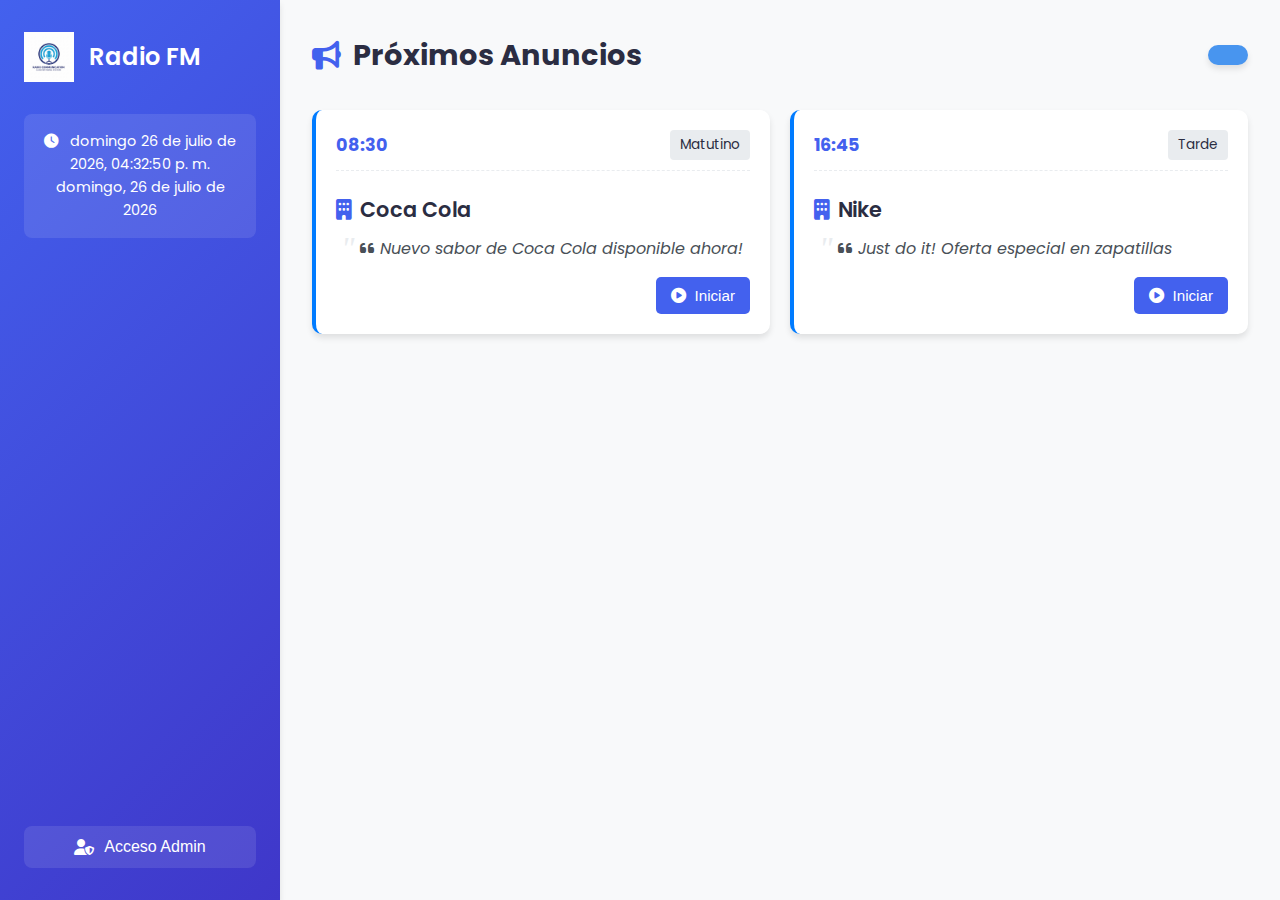
<file: index.html>
<!DOCTYPE html>
<html lang="es">
<head>
    <meta charset="UTF-8">
    <meta name="viewport" content="width=device-width, initial-scale=1.0">
    <title>Radio FM - Sistema de Anuncios</title>
    <link rel="stylesheet" href="https://fonts.googleapis.com/css2?family=Poppins:wght@300;400;500;600;700&display=swap">
    <link rel="stylesheet" href="https://cdnjs.cloudflare.com/ajax/libs/font-awesome/6.4.0/css/all.min.css">
    <link rel="stylesheet" href="css/style.css">
</head>
<body>
    <div class="app-container">
        <!-- Sidebar para modo locutor -->
        <aside class="sidebar">
            <div class="sidebar-header">
                <img src="img/logo.png" alt="Radio FM" class="logo">
                <h1 class="station-name">Radio FM</h1>
            </div>
            <div class="current-time-display">
                <i class="fas fa-clock"></i>
                <span id="currentTime"></span>
                <span id="currentDate"></span>
            </div>
            <nav class="app-nav">
                <button id="toggleView" class="nav-button">
                    <i class="fas fa-user-shield"></i>
                    <span>Acceso Admin</span>
                </button>
            </nav>
        </aside>

        <!-- Contenido principal -->
        <main class="main-content">
            <!-- Vista Locutor -->
            <section id="locutorView" class="announcements-view">
                <header class="view-header">
                    <h2>
                        <i class="fas fa-bullhorn"></i>
                        Próximos Anuncios
                    </h2>
                    <div class="alert-banner" id="nextAlert">
                        <i class="fas fa-bell"></i>
                        <span class="alert-text"></span>
                    </div>
                </header>
                
                <div id="announcementsList" class="announcements-grid">
                    <!-- Tarjetas de anuncios se cargarán aquí -->
                    <div class="empty-state">
                        <i class="fas fa-info-circle"></i>
                        <p>No hay anuncios programados</p>
                    </div>
                </div>
            </section>

            <!-- Login Admin -->
            <section id="adminLogin" class="login-view hidden">
                <div class="login-card">
                    <div class="login-header">
                        <i class="fas fa-lock"></i>
                        <h2>Panel de Administración</h2>
                    </div>
                    <form id="loginForm" class="login-form">
                        <div class="input-group">
                            <label for="username">
                                <i class="fas fa-user"></i>
                                Usuario:
                            </label>
                            <input type="text" id="username" required placeholder="Ingrese su usuario">
                        </div>
                        <div class="input-group">
                            <label for="password">
                                <i class="fas fa-key"></i>
                                Contraseña:
                            </label>
                            <input type="password" id="password" required placeholder="Ingrese su contraseña">
                        </div>
                        <button type="submit" class="login-button">
                            <i class="fas fa-sign-in-alt"></i>
                            Ingresar
                        </button>
                        <div id="loginError" class="error-message"></div>
                    </form>
                </div>
            </section>
        </main>
    </div>

    <!-- Modal para anuncio actual -->
    <div id="announcementModal" class="announcement-modal hidden">
        <div class="modal-overlay"></div>
        <div class="modal-container">
            <div class="modal-header">
                <h3>
                    <i class="fas fa-broadcast-tower"></i>
                    ANUNCIO EN VIVO
                </h3>
                <div class="live-indicator">
                    <span class="pulse"></span>
                    EN VIVO
                </div>
            </div>
            
            <div class="modal-body">
                <div class="client-info">
                    <i class="fas fa-building"></i>
                    <span id="modalClient"></span>
                </div>
                <div class="announcement-content" id="modalText"></div>
                <div class="timer-display" id="modalTimer"></div>
            </div>
            
            <div class="modal-footer">
                <button id="completeAnnouncement" class="complete-button">
                    <i class="fas fa-check-circle"></i>
                    Marcar como Completado
                </button>
            </div>
        </div>
    </div>

    <script src="js/auth.js"></script>
    <script src="js/locutor.js"></script>
</body>
</html>
</file>
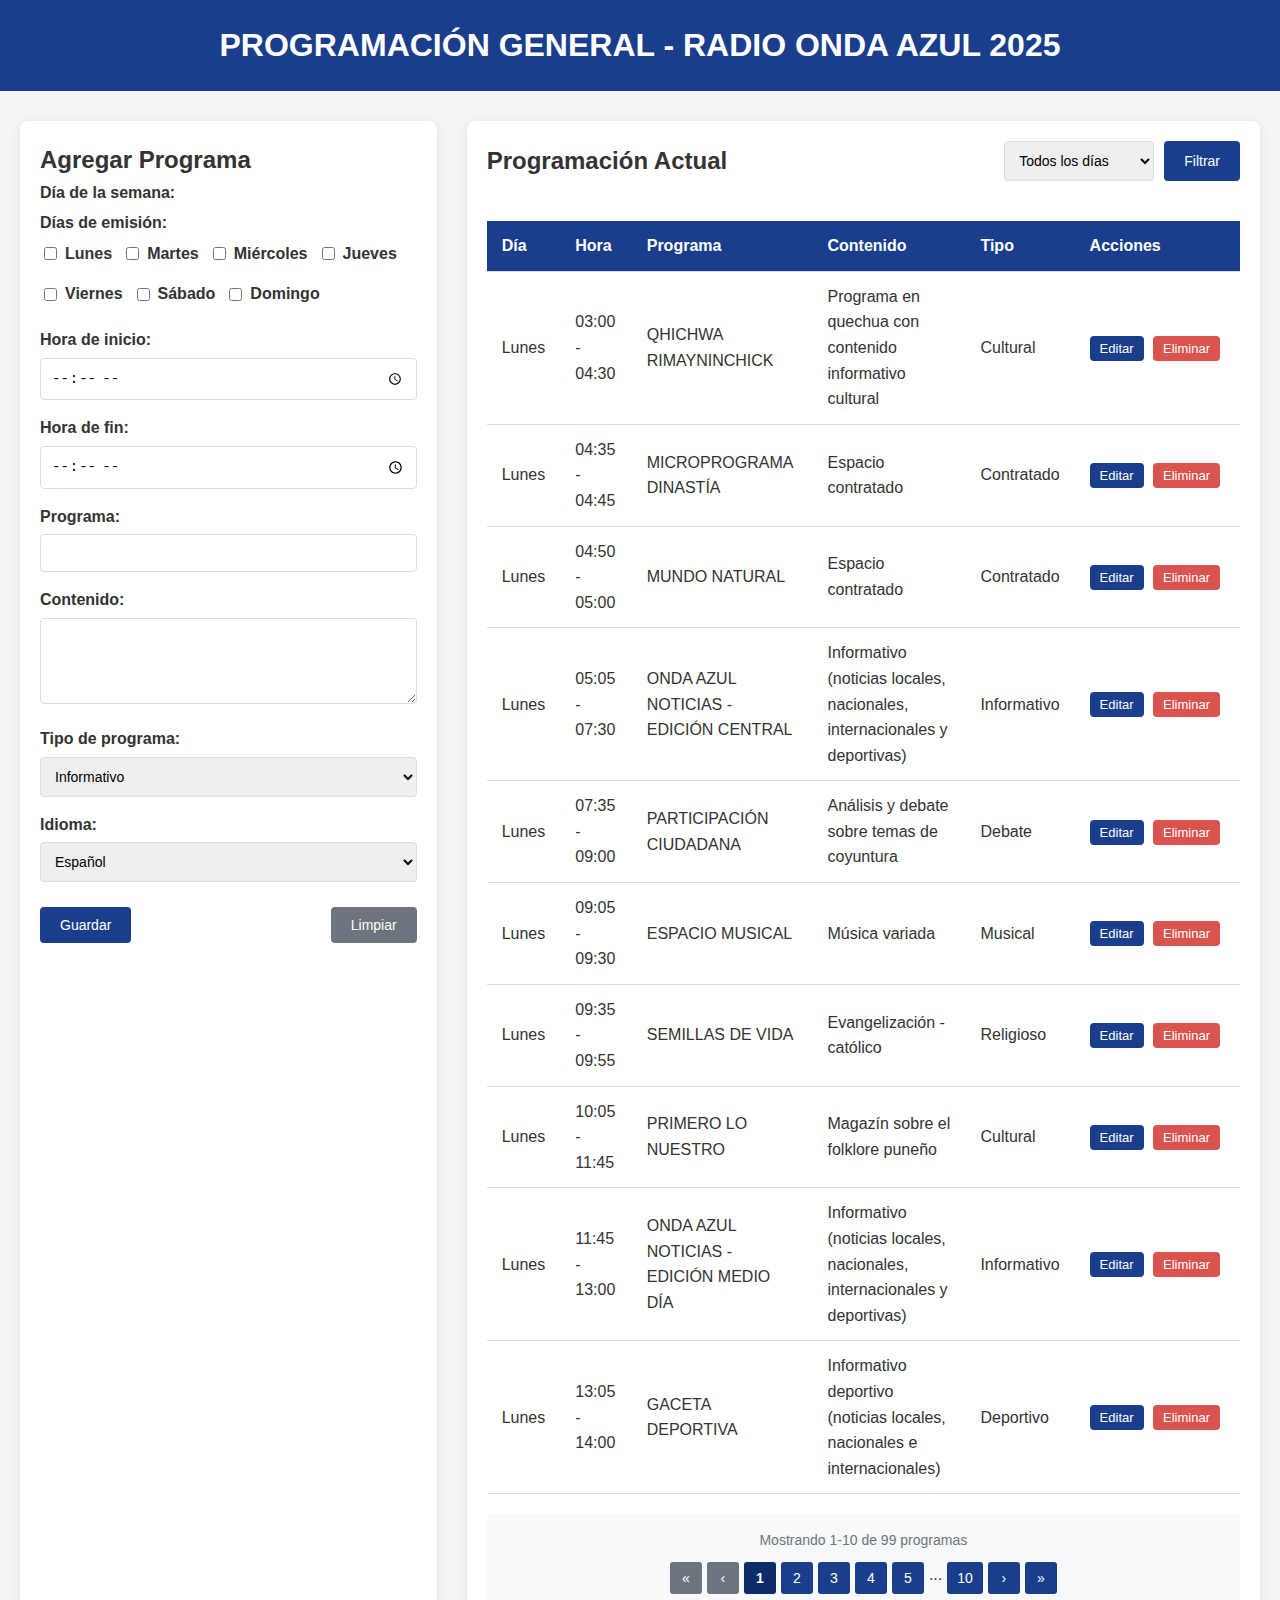
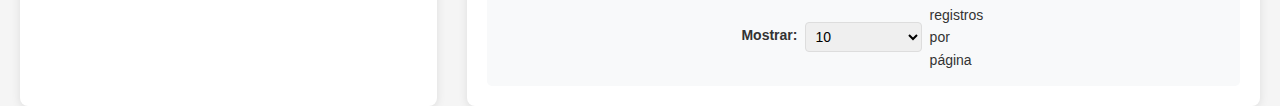
<file: programacion.html>
<!DOCTYPE html>
<html lang="es">
<head>
    <meta charset="UTF-8">
    <meta name="viewport" content="width=device-width, initial-scale=1.0">
    <title>Programación - Radio Onda Azul</title>
    <link rel="stylesheet" href="css/programacion.css">
</head>
<body>
    <header>
        <h1>PROGRAMACIÓN GENERAL - RADIO ONDA AZUL 2025</h1>
    </header>

    <div class="contenedor-principal">
        <aside class="formulario-container">
            <form id="programacionForm">
                <h2>Agregar Programa</h2>
                
                <div class="form-group">
                    <label for="diaSemana">Día de la semana:</label>
                    <select id="diaSemana" name="diaSemana" required>
                        <option value="">Seleccione un día</option>
                        <option value="lunes">Lunes</option>
                        <option value="martes">Martes</option>
                        <option value="miercoles">Miércoles</option>
                        <option value="jueves">Jueves</option>
                        <option value="viernes">Viernes</option>
                        <option value="sabado">Sábado</option>
                        <option value="domingo">Domingo</option>
                    </select>
                </div>

                <div class="form-group">
                    <label for="horaInicio">Hora de inicio:</label>
                    <input type="time" id="horaInicio" name="horaInicio" required>
                </div>

                <div class="form-group">
                    <label for="horaFin">Hora de fin:</label>
                    <input type="time" id="horaFin" name="horaFin" required>
                </div>

                <div class="form-group">
                    <label for="programa">Programa:</label>
                    <input type="text" id="programa" name="programa" required>
                </div>

                <div class="form-group">
                    <label for="contenido">Contenido:</label>
                    <textarea id="contenido" name="contenido" rows="4" required></textarea>
                </div>

                <div class="form-group">
                    <label for="tipoPrograma">Tipo de programa:</label>
                    <select id="tipoPrograma" name="tipoPrograma">
                        <option value="informativo">Informativo</option>
                        <option value="musical">Musical</option>
                        <option value="cultural">Cultural</option>
                        <option value="contratado">Espacio contratado</option>
                        <option value="religioso">Religioso</option>
                        <option value="deportivo">Deportivo</option>
                        <option value="juvenil">Juvenil</option>
                        <option value="infantil">Infantil</option>
                    </select>
                </div>

                <div class="form-group">
                    <label for="idioma">Idioma:</label>
                    <select id="idioma" name="idioma">
                        <option value="español">Español</option>
                        <option value="quechua">Quechua</option>
                        <option value="aymara">Aymara</option>
                    </select>
                </div>

                <div class="form-actions">
                    <button type="submit">Guardar</button>
                    <button type="button" id="limpiar">Limpiar</button>
                </div>
            </form>
        </aside>

        <main class="tabla-container">
            <div class="programacion-header">
                <h2>Programación Actual</h2>
                <div class="filtros">
                    <select id="filtroDia">
                        <option value="todos">Todos los días</option>
                        <option value="lunes">Lunes</option>
                        <option value="martes">Martes</option>
                        <option value="miercoles">Miércoles</option>
                        <option value="jueves">Jueves</option>
                        <option value="viernes">Viernes</option>
                        <option value="sabado">Sábado</option>
                        <option value="domingo">Domingo</option>
                    </select>
                    <button id="aplicarFiltro">Filtrar</button>
                </div>
            </div>

            <div class="table-responsive">
                <table id="tablaProgramacion">
                    <thead>
                        <tr>
                            <th>Día</th>
                            <th>Hora</th>
                            <th>Programa</th>
                            <th>Contenido</th>
                            <th>Tipo</th>
                            <th>Acciones</th>
                        </tr>
                    </thead>
                    <tbody>
                        <!-- Los datos se cargarán dinámicamente con JavaScript -->
                    </tbody>
                </table>
            </div>

             <div class="paginacion-container">
                <div class="paginacion-info" id="paginacionInfo"></div>
                <div class="paginacion-controls">
                    <button id="btnPrimeraPagina" class="paginacion-btn">«</button>
                    <button id="btnPaginaAnterior" class="paginacion-btn">‹</button>
                    <div id="numerosPagina" class="numeros-pagina"></div>
                    <button id="btnPaginaSiguiente" class="paginacion-btn">›</button>
                    <button id="btnUltimaPagina" class="paginacion-btn">»</button>
                </div>
                <div class="paginacion-registros">
                    <label>Mostrar: </label>
                    <select id="selectRegistros">
                        <option value="5">5</option>
                        <option value="10" selected>10</option>
                        <option value="20">20</option>
                        <option value="50">50</option>
                    </select>
                    <span>registros por página</span>
                </div>
            </div>
        </main>
    </div>

    <script src="js/programacion.js"></script>
</body>
</html>
</file>
<file: css/style.css>
:root {
    --primary-color: #4361ee;
    --secondary-color: #3f37c9;
    --accent-color: #4895ef;
    --danger-color: #f72585;
    --success-color: #4cc9f0;
    --dark-color: #2b2d42;
    --light-color: #f8f9fa;
    --gray-color: #adb5bd;
    --dark-gray: #495057;
    --light-gray: #e9ecef;
    --shadow: 0 4px 6px rgba(0, 0, 0, 0.1);
    --transition: all 0.3s ease;

    /* Colores específicos para tipos de anuncio */
    --comunicado-color: #007bff; /* Azul */
    --publicidad-color: #ff8c00; /* Naranja */
    --pauta-color: #6f42c1;     /* Morado */
}

* {
    margin: 0;
    padding: 0;
    box-sizing: border-box;
}

body {
    font-family: 'Poppins', sans-serif;
    background-color: var(--light-color);
    color: var(--dark-color);
    line-height: 1.6;
}

.hidden {
    display: none !important;
}

/* Layout */
.app-container {
    display: flex;
    min-height: 100vh;
}

.sidebar {
    width: 280px;
    background: linear-gradient(135deg, var(--primary-color), var(--secondary-color));
    color: white;
    padding: 2rem 1.5rem;
    display: flex;
    flex-direction: column;
    box-shadow: var(--shadow);
    z-index: 10;
}

.main-content {
    flex: 1;
    padding: 2rem;
    background-color: var(--light-color);
}

/* Sidebar styles */
.sidebar-header {
    display: flex;
    align-items: center;
    margin-bottom: 2rem;
}

.logo {
    width: 50px;
    height: 50px;
    margin-right: 15px;
    object-fit: contain;
}

.station-name {
    font-size: 1.5rem;
    font-weight: 600;
}

.current-time-display {
    background-color: rgba(255, 255, 255, 0.1);
    padding: 1rem;
    border-radius: 8px;
    margin-bottom: 2rem;
    text-align: center;
    font-size: 0.9rem;
}

.current-time-display i {
    margin-right: 8px;
}

/* Navigation */
.app-nav {
    margin-top: auto;
}

.nav-button {
    width: 100%;
    padding: 12px;
    background-color: rgba(255, 255, 255, 0.1);
    border: none;
    border-radius: 8px;
    color: white;
    font-size: 1rem;
    display: flex;
    align-items: center;
    justify-content: center;
    cursor: pointer;
    transition: var(--transition);
}

.nav-button i {
    margin-right: 10px;
}

.nav-button:hover {
    background-color: rgba(255, 255, 255, 0.2);
}

/* Announcements View */
.announcements-view {
    max-width: 1200px;
    margin: 0 auto;
}

.view-header {
    display: flex;
    justify-content: space-between;
    align-items: center;
    margin-bottom: 2rem;
}

.view-header h2 {
    display: flex;
    align-items: center;
    font-size: 1.8rem;
    color: var(--dark-color);
}

.view-header h2 i {
    margin-right: 12px;
    color: var(--primary-color);
}

.alert-banner {
    background-color: var(--accent-color);
    color: white;
    padding: 10px 20px;
    border-radius: 50px;
    display: flex;
    align-items: center;
    font-size: 0.9rem;
    box-shadow: var(--shadow);
}

.alert-banner i {
    margin-right: 8px;
    animation: pulse 2s infinite;
}

@keyframes pulse {
    0% { transform: scale(1); }
    50% { transform: scale(1.1); }
    100% { transform: scale(1); }
}

/* Announcements Grid - ESTILOS MEJORADOS */
.announcements-grid {
    display: grid;
    grid-template-columns: repeat(auto-fill, minmax(350px, 1fr));
    gap: 20px;
}

.announcement-card {
    background: white;
    border-radius: 10px;
    padding: 20px;
    box-shadow: var(--shadow);
    transition: var(--transition);
    border-left: 4px solid var(--primary-color); /* Default border */
    display: flex; /* Para organizar el contenido y el botón de play */
    flex-direction: column;
    justify-content: space-between; /* Empujar el botón play al final */
}

/* Colores de borde para cada tipo de anuncio */
.announcement-card.announcement-type-comunicado {
    border-left-color: var(--comunicado-color); /* Azul */
}

.announcement-card.announcement-type-publicidad {
    border-left-color: var(--publicidad-color); /* Naranja */
}

.announcement-card.announcement-type-pauta {
    border-left-color: var(--pauta-color); /* Morado */
}


.announcement-card.pending {
    /* Mantiene el color de su tipo */
}

.announcement-card.current {
    border-left-color: var(--danger-color); /* Rojo para el que está en vivo */
    animation: pulse-border 1.5s infinite;
}

@keyframes pulse-border {
    0% { border-left-color: var(--danger-color); }
    50% { border-left-color: #ff6b9d; } /* Rojo más claro */
    100% { border-left-color: var(--danger-color); }
}

.announcement-header {
    display: flex;
    justify-content: space-between;
    align-items: center;
    margin-bottom: 12px;
    padding-bottom: 10px;
    border-bottom: 1px dashed var(--light-gray);
}

.announcement-time {
    font-weight: bold;
    color: var(--primary-color);
    font-size: 1.1rem;
}

.announcement-program {
    background: var(--light-gray);
    padding: 4px 10px;
    border-radius: 4px;
    font-size: 0.85rem;
    color: var(--dark-color);
}

.announcement-client {
    font-size: 1.3rem;
    font-weight: 600;
    color: var(--dark-color);
    margin: 10px 0;
    display: flex;
    align-items: center;
    gap: 8px;
}

.announcement-client i {
    color: var(--primary-color);
}

.announcement-text {
    color: var(--dark-gray);
    line-height: 1.6;
    padding-left: 24px;
    position: relative;
    font-style: italic;
    flex-grow: 1; /* Para que el texto ocupe el espacio disponible antes del botón */
}

.announcement-text::before {
    content: '"';
    position: absolute;
    left: 5px;
    top: 0;
    color: var(--light-gray);
    font-size: 2rem;
    font-family: serif;
    line-height: 0.8;
}

.announcement-status {
    background: var(--danger-color);
    color: white;
    padding: 4px 10px;
    border-radius: 4px;
    font-size: 0.8rem;
    display: inline-flex;
    align-items: center;
    gap: 6px;
    margin-top: 10px;
}

.empty-announcement { /* Cambiado de .empty-state para un estado vacío específico de anuncios */
    grid-column: 1 / -1;
    text-align: center;
    padding: 60px 20px;
    color: var(--gray-color);
    background: white;
    border-radius: 10px;
    box-shadow: var(--shadow);
}

.empty-announcement i {
    font-size: 3rem;
    margin-bottom: 15px;
    color: var(--light-gray);
}

.empty-announcement p {
    font-size: 1.1rem;
}

/* Play Button on Announcement Card */
.play-button {
    margin-top: 15px;
    padding: 10px 15px;
    background-color: var(--primary-color);
    color: white;
    border: none;
    border-radius: 5px;
    font-size: 0.95rem;
    cursor: pointer;
    transition: var(--transition);
    display: flex;
    align-items: center;
    justify-content: center;
    gap: 8px;
    width: fit-content; /* Ajustar el ancho al contenido */
    align-self: flex-end; /* Alinear a la derecha/final de la tarjeta */
}

.play-button:hover {
    background-color: var(--secondary-color);
}

/* Login View */
.login-view {
    display: flex;
    justify-content: center;
    align-items: center;
    height: 100%;
}

.login-card {
    background-color: white;
    border-radius: 12px;
    box-shadow: var(--shadow);
    padding: 2.5rem;
    width: 100%;
    max-width: 450px;
}

.login-header {
    text-align: center;
    margin-bottom: 2rem;
}

.login-header i {
    font-size: 2.5rem;
    color: var(--primary-color);
    margin-bottom: 15px;
}

.login-header h2 {
    color: var(--dark-color);
}

.input-group {
    margin-bottom: 1.5rem;
}

.input-group label {
    display: flex;
    align-items: center;
    margin-bottom: 8px;
    color: var(--dark-color);
    font-weight: 500;
}

.input-group label i {
    margin-right: 8px;
    color: var(--gray-color);
}

.input-group input {
    width: 100%;
    padding: 12px 15px;
    border: 1px solid #ddd;
    border-radius: 8px;
    font-size: 1rem;
    transition: var(--transition);
}

.input-group input:focus {
    border-color: var(--primary-color);
    outline: none;
    box-shadow: 0 0 0 3px rgba(67, 97, 238, 0.2);
}

.login-button {
    width: 100%;
    padding: 12px;
    background-color: var(--primary-color);
    color: white;
    border: none;
    border-radius: 8px;
    font-size: 1rem;
    font-weight: 500;
    cursor: pointer;
    transition: var(--transition);
    display: flex;
    align-items: center;
    justify-content: center;
}

.login-button i {
    margin-right: 10px;
}

.login-button:hover {
    background-color: var(--secondary-color);
}

.error-message {
    color: var(--danger-color);
    margin-top: 1rem;
    text-align: center;
    font-size: 0.9rem;
}

/* Announcement Modal - ESTILOS MEJORADOS */
.announcement-modal {
    position: fixed;
    top: 0;
    left: 0;
    width: 100%;
    height: 100%;
    display: flex;
    justify-content: center;
    align-items: center;
    z-index: 1000;
}

.modal-overlay {
    position: absolute;
    top: 0;
    left: 0;
    width: 100%;
    height: 100%;
    background-color: rgba(0, 0, 0, 0.5);
}

.modal-container {
    position: relative;
    background-color: white;
    border-radius: 12px;
    width: 90%;
    max-width: 500px;
    max-height: 90vh;
    overflow: hidden;
    box-shadow: 0 10px 30px rgba(0, 0, 0, 0.2);
    animation: modalFadeIn 0.3s ease-out;
    border-top: 10px solid var(--danger-color); /* Color por defecto, será sobrescrito */
}

/* Colores de borde superior del modal según el tipo */
.announcement-modal.modal-type-comunicado .modal-container {
    border-top-color: var(--comunicado-color); /* Azul */
}

.announcement-modal.modal-type-publicidad .modal-container {
    border-top-color: var(--publicidad-color); /* Naranja */
}

.announcement-modal.modal-type-pauta .modal-container {
    border-top-color: var(--pauta-color); /* Morado */
}


@keyframes modalFadeIn {
    from { opacity: 0; transform: translateY(20px); }
    to { opacity: 1; transform: translateY(0); }
}

.modal-header {
    background-color: var(--dark-color); /* Cambiado a un color oscuro para contraste */
    color: white;
    padding: 1.5rem;
    display: flex;
    justify-content: space-between;
    align-items: center;
}

.modal-header h3 {
    display: flex;
    align-items: center;
    font-size: 1.3rem;
}

.modal-header h3 i {
    margin-right: 10px;
}

.live-indicator {
    display: flex;
    align-items: center;
    background-color: var(--danger-color); /* Color de peligro */
    padding: 5px 10px;
    border-radius: 50px;
    font-size: 0.8rem;
    font-weight: 600;
}

.pulse {
    display: inline-block;
    width: 10px;
    height: 10px;
    background-color: white;
    border-radius: 50%;
    margin-right: 6px;
    animation: pulse 1.5s infinite;
}

.modal-body {
    padding: 2rem;
}

.client-info {
    display: flex;
    align-items: center;
    font-size: 1.3rem;
    margin-bottom: 1.5rem;
    color: var(--dark-color);
}

.client-info i {
    margin-right: 10px;
    color: var(--primary-color);
    font-size: 1.5rem;
}

.announcement-content {
    font-size: 1.1rem;
    line-height: 1.6;
    margin-bottom: 2rem;
    padding: 1.5rem;
    background-color: #f8f9fa;
    border-radius: 8px;
    position: relative;
}

.announcement-content::before {
    content: '"';
    position: absolute;
    left: 10px;
    top: 5px;
    color: var(--light-gray);
    font-size: 3rem;
    font-family: serif;
    line-height: 0.8;
}

.timer-display {
    display: flex;
    flex-direction: column;
    align-items: center;
    margin: 1.5rem 0;
}

.timer-label {
    font-size: 0.9rem;
    color: var(--dark-gray);
    margin-bottom: 5px;
}

.timer-digits {
    font-size: 2.5rem;
    font-weight: 700;
    color: var(--danger-color);
    font-family: monospace;
}

.timer-digits.warning {
    color: #ff0000;
    animation: pulse 0.5s infinite alternate;
}

.modal-footer {
    padding: 1.5rem;
    background-color: #f8f9fa;
    text-align: center;
}

.complete-button {
    padding: 12px 25px;
    background-color: var(--success-color);
    color: white;
    border: none;
    border-radius: 8px;
    font-size: 1rem;
    font-weight: 500;
    cursor: pointer;
    transition: var(--transition);
    display: inline-flex;
    align-items: center;
}

.complete-button i {
    margin-right: 10px;
}

.complete-button:hover {
    background-color: #3ab8d8;
}

/* Responsive Design */
@media (max-width: 768px) {
    .app-container {
        flex-direction: column;
    }
    
    .sidebar {
        width: 100%;
        padding: 1rem;
        flex-direction: row;
        justify-content: space-between;
        align-items: center;
    }
    
    .sidebar-header {
        margin-bottom: 0;
    }
    
    .current-time-display {
        display: none;
    }
    
    .app-nav {
        margin-top: 0;
    }
    
    .main-content {
        padding: 1rem;
    }
    
    .view-header {
        flex-direction: column;
        align-items: flex-start;
    }
    
    .alert-banner {
        margin-top: 10px;
        width: 100%;
    }
    
    .announcements-grid {
        grid-template-columns: 1fr;
    }
}

@media (max-width: 480px) {
    .login-card {
        padding: 1.5rem;
    }
    
    .modal-container {
        width: 95%;
    }
    
    .client-info {
        font-size: 1.1rem;
    }
    
    .announcement-content {
        padding: 1rem;
    }
}
</file>
<file: css/programacion.css>
body {
    font-family: 'Arial', sans-serif;
    line-height: 1.6;
    color: #333;
    margin: 0;
    padding: 0;
    background-color: #f5f5f5;
}

header {
    background-color: #1a3e8c;
    color: white;
    padding: 20px;
    text-align: center;
    margin-bottom: 30px;
}

h1, h2 {
    margin: 0;
}

.contenedor-principal {
    display: flex;
    max-width: 1400px;
    margin: 0 auto;
    padding: 0 20px;
    gap: 30px;
}

.formulario-container {
    flex: 1;
    min-width: 350px;
    background-color: white;
    padding: 20px;
    border-radius: 8px;
    box-shadow: 0 2px 10px rgba(0, 0, 0, 0.1);
}

.tabla-container {
    flex: 2;
    background-color: white;
    padding: 20px;
    border-radius: 8px;
    box-shadow: 0 2px 10px rgba(0, 0, 0, 0.1);
}

.form-group {
    margin-bottom: 15px;
}

label {
    display: block;
    margin-bottom: 5px;
    font-weight: bold;
}

input[type="text"],
input[type="time"],
select,
textarea {
    width: 100%;
    padding: 10px;
    border: 1px solid #ddd;
    border-radius: 4px;
    box-sizing: border-box;
    font-size: 14px;
}

textarea {
    resize: vertical;
    min-height: 80px;
}

.form-actions {
    margin-top: 25px;
    display: flex;
    justify-content: space-between;
}

button {
    padding: 10px 20px;
    background-color: #1a3e8c;
    color: white;
    border: none;
    border-radius: 4px;
    cursor: pointer;
    font-size: 14px;
    transition: background-color 0.3s;
}

button:hover {
    background-color: #0d2b66;
}

#limpiar {
    background-color: #6c757d;
}

#limpiar:hover {
    background-color: #5a6268;
}

.programacion-header {
    display: flex;
    justify-content: space-between;
    align-items: center;
    margin-bottom: 20px;
    flex-wrap: wrap;
    gap: 15px;
}

.filtros {
    display: flex;
    gap: 10px;
}

.filtros select {
    width: 150px;
}

.table-responsive {
    overflow-x: auto;
}

table {
    width: 100%;
    border-collapse: collapse;
    margin-top: 20px;
}

th, td {
    padding: 12px 15px;
    text-align: left;
    border-bottom: 1px solid #ddd;
}

th {
    background-color: #1a3e8c;
    color: white;
    position: sticky;
    top: 0;
}

tr:hover {
    background-color: #f9f9f9;
}

.acciones {
    white-space: nowrap;
}

.acciones button {
    padding: 5px 10px;
    margin-right: 5px;
    font-size: 13px;
}

.acciones button:last-child {
    background-color: #d9534f;
}

.acciones button:last-child:hover {
    background-color: #c9302c;
}

@media (max-width: 1024px) {
    .contenedor-principal {
        flex-direction: column;
    }
    
    .formulario-container,
    .tabla-container {
        width: 100%;
    }
}

@media (max-width: 768px) {
    .programacion-header {
        flex-direction: column;
        align-items: flex-start;
    }
    
    .filtros {
        width: 100%;
    }
    
    .filtros select {
        flex-grow: 1;
    }
    
    th, td {
        padding: 8px 10px;
        font-size: 14px;
    }
}

/* Estilos para la paginación */
.paginacion-container {
    display: flex;
    flex-direction: column;
    align-items: center;
    margin-top: 20px;
    padding: 15px;
    background-color: #f8f9fa;
    border-radius: 5px;
    gap: 10px;
}

.paginacion-info {
    font-size: 14px;
    color: #6c757d;
}

.paginacion-controls {
    display: flex;
    gap: 5px;
    align-items: center;
}

.paginacion-btn {
    padding: 5px 10px;
    background-color: #1a3e8c;
    color: white;
    border: none;
    border-radius: 3px;
    cursor: pointer;
    min-width: 32px;
    height: 32px;
    display: flex;
    align-items: center;
    justify-content: center;
}

.paginacion-btn:hover {
    background-color: #0d2b66;
}

.paginacion-btn:disabled {
    background-color: #6c757d;
    cursor: not-allowed;
}

.numeros-pagina {
    display: flex;
    gap: 5px;
}

.numeros-pagina button {
    min-width: 32px;
    height: 32px;
}

.numeros-pagina button.active {
    background-color: #0d2b66;
    font-weight: bold;
}

.paginacion-registros {
    display: flex;
    align-items: center;
    gap: 8px;
    font-size: 14px;
}

.paginacion-registros select {
    padding: 5px;
    border: 1px solid #ddd;
    border-radius: 4px;
}
</file>
